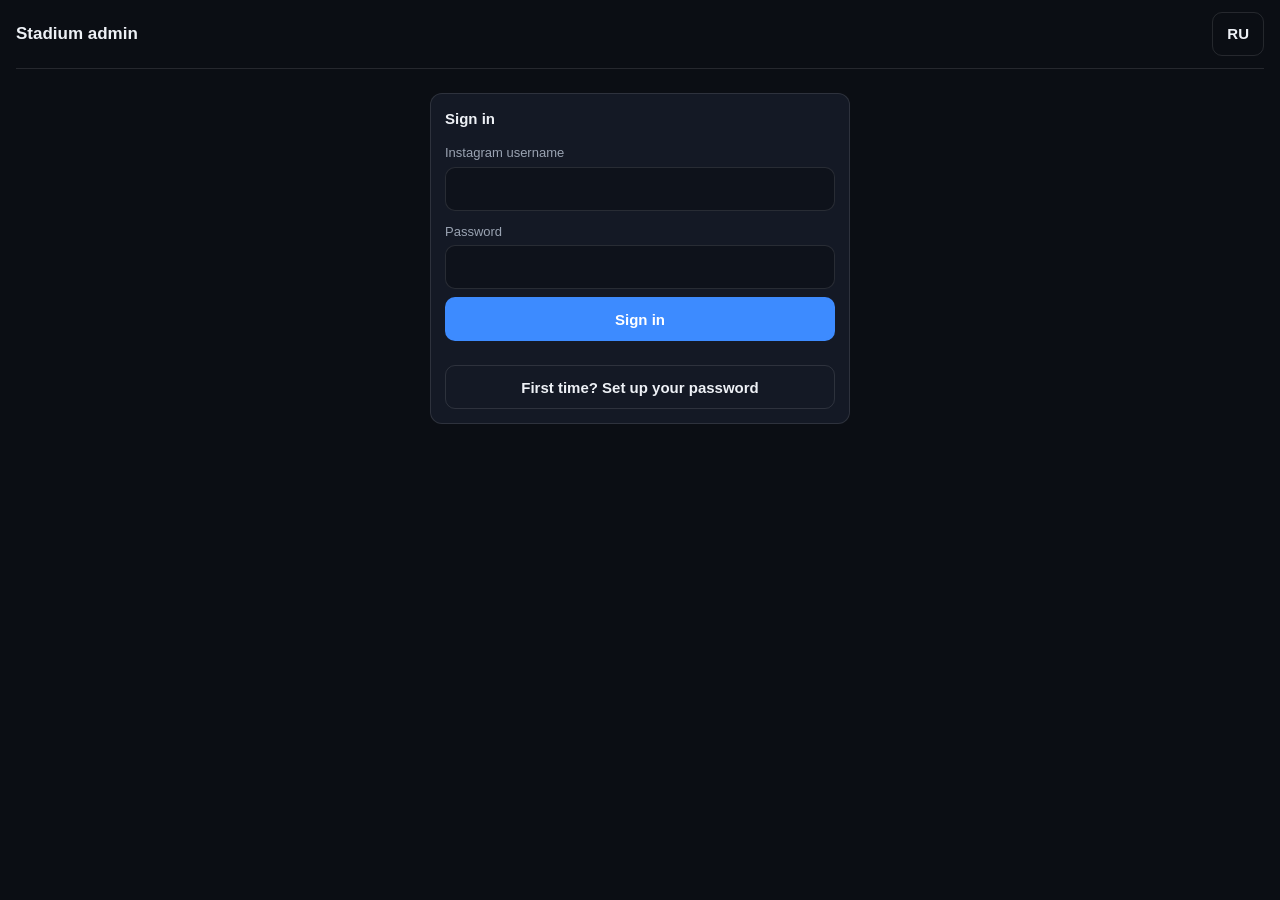
<file: admin.html>
<!doctype html>
<html lang="en">
<head>
<meta charset="utf-8">
<link rel="icon" href="data:,">
<meta name="viewport" content="width=device-width, initial-scale=1, viewport-fit=cover">
<meta name="robots" content="noindex, nofollow">
<meta name="referrer" content="no-referrer">
<meta name="color-scheme" content="dark">
<title>Stadium admin</title>
<!-- Admin web page (docs/admin-commands.md «Admin web page»). Not linked from anywhere. Every button = one admin command; the logic is admin.js -->
<style>
  :root{--bg:#0b0e14;--card:#141925;--line:#ffffff1c;--ink:#eef1f6;--mute:#9aa3b2;--acc:#3d8bff;--bad:#ff6b6b;--ok:#4cd28a;--r:12px}
  *{box-sizing:border-box}
  html,body{margin:0;background:var(--bg);color:var(--ink);font:15px/1.45 -apple-system,BlinkMacSystemFont,"Segoe UI",Roboto,Arial,sans-serif}
  body{padding:0 16px calc(32px + env(safe-area-inset-bottom))}
  header{position:sticky;top:0;z-index:5;display:flex;align-items:center;gap:8px;padding:12px 0;background:var(--bg);border-bottom:1px solid var(--line)}
  header h1{flex:1;margin:0;font-size:17px}
  main{max-width:760px;margin:0 auto}
  .grid{display:grid;gap:12px;margin-top:12px}
  .grid>*{min-width:0}
  @media (min-width:900px){main{max-width:1100px}.grid{grid-template-columns:1fr 1fr}.wide{grid-column:1/-1}}
  section{background:var(--card);border:1px solid var(--line);border-radius:var(--r);padding:14px}
  h2{margin:0 0 10px;font-size:15px}
  form,.row{display:flex;flex-wrap:wrap;gap:8px;margin:0 0 8px}
  input,select,textarea,button{font:inherit;color:inherit;border-radius:10px;border:1px solid var(--line);background:#0e121b;min-height:44px;padding:8px 10px}
  input,select{flex:1 1 140px;min-width:0}
  textarea{width:100%;resize:vertical}
  button{background:var(--acc);border-color:transparent;color:#fff;font-weight:600;padding:8px 14px;cursor:pointer}
  button.ghost{background:transparent;border-color:var(--line);color:var(--ink)}
  button.danger{background:#b3261e}
  button:disabled{opacity:.5}
  label{font-size:13px;color:var(--mute);display:block;margin:0 0 4px}
  .out{font-size:14px;margin:4px 0 0;white-space:pre-wrap;word-break:break-word}
  .out.err{color:var(--bad)} .out.ok{color:var(--ok)}
  .mute{color:var(--mute);font-size:13px}
  .tbl{max-height:420px;overflow:auto;border:1px solid var(--line);border-radius:10px}
  table{width:100%;border-collapse:collapse;font-size:14px}
  th,td{padding:8px;text-align:left;border-bottom:1px solid var(--line);white-space:nowrap}
  th{position:sticky;top:0;background:var(--card)}
  #signin,#choose{max-width:420px;margin:24px auto}
  #signin input,#choose input{flex:1 1 100%}
  #signin button,#choose button{flex:1 1 100%}
  #signin label,#choose label{flex:1 1 100%;margin:4px 0 -4px}
  #first{width:100%;margin-top:16px}
  #setupbox{margin-top:12px}
  .code{font:600 22px/1.2 ui-monospace,Menlo,monospace;letter-spacing:2px;margin:6px 0}
  dialog{background:var(--card);color:var(--ink);border:1px solid var(--line);border-radius:var(--r);width:min(92vw,420px)}
  dialog::backdrop{background:#000a}
  .tabs{display:flex;gap:8px;margin-top:12px}
  .tabs button[aria-selected="true"]{background:var(--acc);color:#fff}
  .tabs button[aria-selected="false"]{background:transparent;border-color:var(--line);color:var(--ink)}
  #shot{display:block}
  .chk{display:flex;flex-wrap:wrap;gap:6px 14px;margin:0 0 8px}
  .chk label{display:flex;align-items:center;gap:6px;margin:0;color:var(--ink);font-size:14px;min-height:32px}
  .chk input{flex:none;min-height:0;width:18px;height:18px}
  .fld{flex:1 1 140px;min-width:0}
  .fld>select,.fld>input{width:100%}
  #shoturl{font-family:ui-monospace,Menlo,monospace;font-size:12px;background:#0e121b;border:1px solid var(--line);border-radius:10px;padding:8px}
  #stars td:first-child{width:32px}
  #cprev{width:128px;height:128px;border-radius:10px;border:1px solid var(--line);background:repeating-conic-gradient(#222 0 25%,#333 0 50%) 0 0/16px 16px;object-fit:contain}
  [hidden]{display:none!important}
  /* fan votes (admin-fan.js) */
  .dq,.bn{border-top:1px solid var(--line);padding:10px 0}
  .dq p,.bn p{margin:0 0 6px}
  .dq-q,.bn-t{font-weight:600;font-size:16px;word-break:break-word}
  .dq-o{position:relative;display:flex;justify-content:space-between;gap:8px;padding:8px 10px;margin:0 0 6px;border:1px solid var(--line);border-radius:10px;overflow:hidden;font-size:14px}
  .dq-o i{position:absolute;inset:0 auto 0 0;background:#3d8bff33}
  .dq-o span,.dq-o b{position:relative;min-width:0;overflow-wrap:anywhere}
  .dq-o b{white-space:nowrap;font-weight:500;color:var(--mute)}
  .dq-o.win{border-color:var(--ok)}
  .bn[data-st=approved] .bn-t{color:var(--ok)}
  .bn[data-st=rejected] .bn-t,.bn[data-st=down] .bn-t{color:var(--mute);text-decoration:line-through}
</style>
</head>
<body>
<header><h1 data-i="title">Stadium admin</h1><button class="ghost" id="lang" type="button" aria-label="Language">RU</button><button class="ghost" id="out" type="button" data-i="signout" hidden>Sign out</button></header>
<main>
  <section id="signin" hidden>
    <h2 data-i="signin">Sign in</h2>
    <form data-f="login">
      <label for="u" data-i="user">Instagram username</label><input id="u" name="user" autocomplete="username" autocapitalize="none" spellcheck="false" required>
      <label for="p" data-i="pass">Password</label><input id="p" name="password" type="password" autocomplete="current-password" required minlength="12">
      <button data-i="signin">Sign in</button>
    </form>
    <p class="out" data-o="login"></p>
    <button type="button" class="ghost" id="first" data-i="first" aria-expanded="false" aria-controls="setupbox">First time? Set up your password</button>
    <div id="setupbox" hidden>
      <p class="mute" data-i="setuphint">Enter your username and the setup code an admin sent you.</p>
      <form data-f="setup">
        <label for="su" data-i="user">Instagram username</label><input id="su" name="user" autocomplete="username" autocapitalize="none" spellcheck="false" required>
        <label for="sc" data-i="code">Setup code</label><input id="sc" name="code" placeholder="K7M2-9QXP" autocomplete="one-time-code" autocapitalize="characters" spellcheck="false" required maxlength="12">
        <button data-i="continue">Continue</button>
      </form>
      <p class="out" data-o="setup"></p>
    </div>
  </section>
  <!-- after a right setup code: the password has to be chosen before anything else (no way round it: there is no session until it is saved) -->
  <section id="choose" hidden>
    <h2 data-i="choose">Choose your password</h2>
    <p class="mute" data-o="choosewho"></p>
    <form data-f="choose">
      <input name="username" autocomplete="username" hidden>
      <label for="n1" data-i="newpw">New password (12+ characters)</label><input id="n1" name="new" type="password" autocomplete="new-password" minlength="12" required>
      <label for="n2" data-i="againpw">New password again</label><input id="n2" name="again" type="password" autocomplete="new-password" minlength="12" required>
      <button data-i="savepw">Save and sign in</button>
    </form>
    <p class="out" data-o="choose"></p>
  </section>

  <div class="tabs" id="tabs" role="tablist" hidden><button type="button" role="tab" data-tab="dash" aria-selected="true" data-i="tab.admin">Admin</button><button type="button" role="tab" data-tab="studio" aria-selected="false" data-i="tab.studio">Video studio</button><button type="button" role="tab" data-tab="look" aria-selected="false">Stadium look</button></div>
  <div id="dash" hidden>
    <div class="grid">
      <section class="wide" id="me">
        <h2 data-i="me">Me</h2>
        <p class="out" data-o="whoami"></p>
        <form data-f="password" autocomplete="on">
          <input name="username" autocomplete="username" hidden>
          <input name="old" type="password" autocomplete="current-password" required data-ph="oldpw" placeholder="Current password">
          <input name="new" type="password" autocomplete="new-password" minlength="12" required data-ph="newpw" placeholder="New password (12+ characters)">
          <input name="again" type="password" autocomplete="new-password" minlength="12" required data-ph="againpw" placeholder="New password again">
          <button data-i="changepw">Change password</button>
        </form>
        <p class="out" data-o="password"></p>
      </section>

      <section>
        <h2 data-i="addfan">Add a fan</h2>
        <form data-f="add"><input name="username" placeholder="@username" autocomplete="off" autocapitalize="none" required><select name="club" data-clubs></select><button data-i="add">Add</button></form>
        <div data-o="add"></div>
      </section>

      <section>
        <h2 data-i="derby">New derby</h2>
        <form data-f="battle"><select name="home" data-clubs></select><select name="away" data-clubs="1"></select>
          <input name="media" data-ph="media" placeholder="Reel media id (optional)" autocomplete="off"><input name="ends" type="datetime-local" required aria-label="Kick-off"><button data-i="create">Create</button></form>
        <p class="out" data-o="battle"></p>
      </section>

      <section class="wide">
        <h2><span data-i="fans">Fans</span> <span class="mute" data-o="count"></span></h2>
        <div class="row"><input type="search" id="q" data-ph="search" placeholder="Search @username or club" autocomplete="off"><button class="ghost" type="button" id="reload" data-i="reload">Reload</button></div>
        <div class="tbl"><table><thead><tr><th>#</th><th data-i="th.user">User</th><th data-i="th.club">Club</th><th data-i="th.seat">Seat</th><th data-i="th.level">Level</th><th data-i="th.photo">Photo</th></tr></thead><tbody id="fans"></tbody></table></div>
      </section>

      <section id="sec-remove">
        <h2 data-i="remove">Remove a fan</h2>
        <form data-f="remove"><input name="username" placeholder="@username" autocomplete="off" autocapitalize="none" required><button class="danger" data-i="remove.btn">Remove…</button></form>
        <p class="out" data-o="remove"></p>
      </section>

      <section>
        <h2 data-i="seat">Move seat</h2>
        <form data-f="seat"><input name="username" placeholder="@username" autocomplete="off" autocapitalize="none" required><input name="seat" type="number" min="0" max="199999" inputmode="numeric" data-ph="seatno" placeholder="Seat" required>
          <select name="level" aria-label="Level"></select><button data-i="move">Move</button></form>
        <p class="out" data-o="seat"></p>
      </section>

      <section id="sec-takedown">
        <h2 data-i="takedown">Take down a photo</h2>
        <form data-f="takedown"><input name="username" placeholder="@username" autocomplete="off" autocapitalize="none" required><button class="danger" data-i="takedown.btn">Take down</button></form>
        <p class="out" data-o="takedown"></p>
      </section>

      <section class="wide" id="sec-voice">
        <h2><span data-i="vreports">Voice reports</span> <button class="ghost" type="button" id="vreload" data-i="vreload">Reload</button></h2>
        <p class="out" data-o="voice"></p>
        <div class="tbl"><table><tbody id="vreports"></tbody></table></div>
      </section>

      <section>
        <h2 data-i="skip">Roles: top-10 check</h2>
        <form data-f="skip"><input name="username" placeholder="@username" autocomplete="off" autocapitalize="none" required><button name="skip" value="1" data-i="skip.btn">No role this month</button><button class="ghost" name="skip" value="0" data-i="unskip.btn">Undo</button></form>
        <p class="out" data-o="skip"></p>
      </section>

      <section>
        <h2 data-i="admins">Admins</h2>
        <form data-f="grant"><input name="username" placeholder="@username" autocomplete="off" autocapitalize="none" required><select name="club" data-clubs aria-label="Club"></select><button data-i="grant">Add admin</button></form>
        <p class="mute" data-i="granthint">Club counts only for a new fan. Code lost before he set his password: add him again for a new one. A lost password: Damir runs set-password @user.</p>
        <p class="out" data-o="admins"></p>
        <div data-o="code"></div>
        <div class="tbl"><table><tbody id="admins"></tbody></table></div>
      </section>

      <section>
        <h2 data-i="club">Club: «Мой состав»</h2>
        <div class="row"><select id="club" data-clubs aria-label="Club"></select></div>
        <p class="out" data-o="clubnow"></p>
        <form data-f="formation"><input name="formation" placeholder="4-3-3" pattern="\d(-\d){2,3}" required autocomplete="off"><button data-i="setform">Set formation</button></form>
        <form data-f="lock"><input name="lock" type="datetime-local" required aria-label="Lock"><button data-i="setlock">Set lock</button><button class="ghost" type="button" id="nolock" data-i="nolock">None</button></form>
        <p class="out" data-o="club"></p>
      </section>

      <section class="wide" id="sec-cup">
        <h2><span id="h-cup">Cup</span> <button class="ghost" type="button" id="cupreload">Reload</button></h2>
        <p id="cupnow"></p>
        <form data-f="cupstart"><label class="mute" id="cupfirst" for="cupfirst-i"></label><div class="row"><input id="cupfirst-i" name="first" type="datetime-local"><button id="cupgo">Start a cup</button><button class="danger" type="button" id="cupstop">Cancel the cup</button></div></form>
        <p class="out" data-o="cup"></p>
        <div class="tbl" style="max-height:320px"><table id="cupsched"></table></div>
      </section>

      <section class="wide">
        <h2 data-i="roles">Roles in this club</h2>
        <div class="row"><select id="rclub" data-clubs aria-label="Club"></select><button class="ghost" type="button" id="rload" data-i="reload">Reload</button></div>
        <div class="tbl"><table><tbody id="roles"></tbody></table></div>
      </section>

      <!-- fan votes (admin-fan.js): daily A/B/C vote + banner queue -->
      <section class="wide" id="daily">
        <h2 id="h-daily">Daily vote: what do we build tomorrow?</h2>
        <form data-f="daily"><input name="q" maxlength="140" required autocomplete="off" style="flex-basis:100%"><input name="a" maxlength="60" required autocomplete="off"><input name="b" maxlength="60" required autocomplete="off"><input name="c" maxlength="60" required autocomplete="off">
          <input name="day" type="date"><button>Save question</button><button class="ghost" type="button" id="dreload">Reload</button></form>
        <p class="out" data-o="daily"></p>
        <div id="dq"></div>
      </section>
      <section class="wide" id="banners">
        <h2 id="h-banners">Banner queue</h2>
        <div class="row"><select id="bst" aria-label="Status"></select><button class="ghost" type="button" id="breload">Reload</button><button class="ghost" type="button" id="blikes">Refresh likes</button></div>
        <p class="out" data-o="banners"></p>
        <div id="bq"></div>
      </section>
    </div>
  </div>
  <!-- Video studio (docs/admin-commands.md §7): builds stadium links for a video; crest preview (this browser) / publish (everyone) -->
  <div id="studio" hidden>
    <div class="grid">
      <section class="wide">
        <h2 data-i="st.shot">Shot builder</h2>
        <form id="shot" onsubmit="return false">
          <div class="row">
            <div class="fld"><label for="s-set" data-i="st.set">Club set</label><select id="s-set" name="set"></select></div>
            <div class="fld"><label for="s-club" data-i="st.club">Club</label><select id="s-club" name="club" data-clubs></select></div>
            <div class="fld"><label for="s-shot" data-i="st.kind">Shot</label><select id="s-shot" name="shot"></select></div>
          </div>
          <div class="row">
            <div class="fld"><label for="s-mosaic" data-i="st.mosaic">Mosaic image (crowd mosaic only)</label><input id="s-mosaic" name="mosaic" autocomplete="off" spellcheck="false" data-ph="st.mosaicph" placeholder="empty = the club's crest; or a name / star slug / https URL"></div>
            <div class="fld"><label for="s-t" data-i="st.t">One frame at (seconds, reel shots)</label><input id="s-t" name="t" type="number" min="0" step="0.1" inputmode="decimal" placeholder="—"></div>
          </div>
          <div class="row">
            <div class="fld"><label for="s-lang" data-i="st.lang">Language</label><select id="s-lang" name="lang"><option value="en">English</option><option value="ru">Русский</option><option value="es">Español</option><option value="pt">Português</option><option value="zh">中文</option></select></div>
            <div class="fld"><label for="s-frame" data-i="st.frame">Frame</label><select id="s-frame" name="frame"><option value="9x16">9:16</option><option value="16x9">16:9</option><option value="1x1">1:1</option><option value="tab" data-i="st.tab">New tab</option></select></div>
            <div class="fld"><label for="s-crowd" data-i="st.crowd">Crowd</label><select id="s-crowd" name="crowd"><option value="" data-i="st.default">Default</option><option value="calm" data-i="st.calm">Calm</option><option value="lively" data-i="st.lively">Lively</option></select></div>
          </div>
          <div class="chk">
            <label><input type="checkbox" name="players" checked><span data-i="st.players">Footballers</span></label>
            <label><input type="checkbox" name="celebs" checked><span data-i="st.celebs">Celebrities</span></label>
            <label><input type="checkbox" name="legends" checked><span data-i="st.legends">Legends</span></label>
            <label><input type="checkbox" name="boards" checked><span data-i="st.boards">Ad boards</span></label>
            <label><input type="checkbox" name="tifo" checked><span data-i="st.tifo">Tifo</span></label>
            <label><input type="checkbox" name="flares" checked><span data-i="st.flares">Flares + fireworks</span></label>
            <label><input type="checkbox" name="hud" checked><span data-i="st.hud">HUD</span></label>
            <label><input type="checkbox" name="realfans" checked><span data-i="st.realfans">Real fans</span></label>
            <label><input type="checkbox" name="hq"><span data-i="st.hq">HQ (hq=1)</span></label>
            <label><input type="checkbox" name="crestpreview"><span data-i="st.cpv">My preview crests + score</span></label>
          </div>
          <div class="row">
            <div class="fld"><label for="s-demo" data-i="st.demo">Demo fans @demo1… (this preview only)</label><input id="s-demo" name="demofans" type="number" min="0" max="500" inputmode="numeric" placeholder="0"></div>
            <div class="fld"><label for="s-find" data-i="st.find">Fly to fan</label><input id="s-find" name="find" autocomplete="off" autocapitalize="none" spellcheck="false" placeholder="@handle"></div>
          </div>
          <label for="starq"><span data-i="st.hide">Hide stars</span> <span class="mute" id="hidecount"></span></label>
          <div class="row"><input type="search" id="starq" data-ph="st.starq" placeholder="Search a footballer, legend or celebrity" autocomplete="off"><button type="button" class="ghost" id="unhide" data-i="st.unhide">Show all</button></div>
          <div class="tbl" style="max-height:260px"><table><tbody id="stars"></tbody></table></div>
        </form>
        <p class="out" id="shoturl"></p>
        <div class="row"><button type="button" id="open" data-i="st.open">Open shot</button><button type="button" class="ghost" id="copylink" data-i="st.copy">Copy link</button></div>
      </section>

      <section>
        <h2 data-i="st.crest">Change a crest</h2>
        <div class="row"><select id="c-club" data-clubs aria-label="Club"></select></div>
        <div class="row" style="align-items:center"><img id="cprev" alt=""><div style="flex:1 1 160px;min-width:0"><input type="file" id="c-file" accept="image/png,image/jpeg,image/webp" style="width:100%"><p class="mute" data-i="st.fileh">PNG, JPEG or WebP. It is cut to 512 px and saved as PNG (≤ 1 MB).</p></div></div>
        <div class="row">
          <input id="c-c1" placeholder="#rrggbb" pattern="#[0-9a-fA-F]{6}" autocomplete="off" aria-label="Colour 1" data-ph="st.c1">
          <input id="c-c2" placeholder="#rrggbb" pattern="#[0-9a-fA-F]{6}" autocomplete="off" aria-label="Colour 2" data-ph="st.c2">
          <input id="c-name" maxlength="32" autocomplete="off" aria-label="Display name" data-ph="st.cname" placeholder="Display name (optional)">
        </div>
        <div class="row"><button type="button" id="c-prev" data-i="st.preview">Preview (this browser)</button><button type="button" class="ghost" id="c-clear" data-i="st.clear">Clear preview</button></div>
        <div class="row"><button type="button" id="c-pub" data-i="st.publish">Publish for everyone</button><button type="button" class="danger" id="c-revert" data-i="st.revert">Revert to default</button></div>
        <p class="out" id="c-out"></p>
        <div class="tbl"><table><tbody id="ovr"></tbody></table></div>
      </section>

      <section>
        <h2 data-i="st.fans">Fans in a video</h2>
        <p class="mute" data-i="st.fansh">A star out of the shot: «Hide stars» above. A real fan: remove him or take his photo down on the Admin tab.</p>
        <div class="row"><button type="button" class="ghost" data-goto="sec-remove" data-i="remove">Remove a fan</button><button type="button" class="ghost" data-goto="sec-takedown" data-i="takedown">Take down a photo</button></div>
      </section>
    </div>
  </div>
  <!-- Stadium look (look.html): live preview + one-click switches. admin.js tab() sets aria-selected on every #tabs button; CSS shows this panel
       for 'look', and the iframe loads only on first open (a WebGL page must not boot behind the Admin tab) -->
  <div id="look"><style>#look{display:none;margin-top:12px}#tabs:not([hidden]):has([data-tab="look"][aria-selected="true"])~#look{display:block}#look iframe{width:100%;height:85vh;border:1px solid var(--line);border-radius:10px}</style>
    <iframe id="look-f" title="Stadium look"></iframe>
    <script>{ const b = document.querySelector('#tabs [data-tab="look"]'), f = document.getElementById('look-f'), go = () => { if (b.getAttribute('aria-selected') === 'true' && !f.src) f.src = 'look.html'; };
      new MutationObserver(go).observe(b, { attributes: true, attributeFilter: ['aria-selected'] }); go(); }</script>
  </div>
</main>

<dialog id="confirm">
  <form method="dialog">
    <p data-o="ctext"></p>
    <input name="typed" autocomplete="off" autocapitalize="none" spellcheck="false" style="width:100%">
    <div class="row" style="margin-top:10px"><button class="ghost" value="no" data-i="cancel">Cancel</button><button class="danger" value="yes" id="cyes" disabled data-i="remove.btn">Remove</button></div>
  </form>
</dialog>
<script type="module" src="js/admin.js?v=40b"></script>
<script type="module" src="js/admin-fan.js?v=40b"></script>
<script type="module" src="js/admin-cup.js?v=40b"></script>
</body>
</html>
</file>
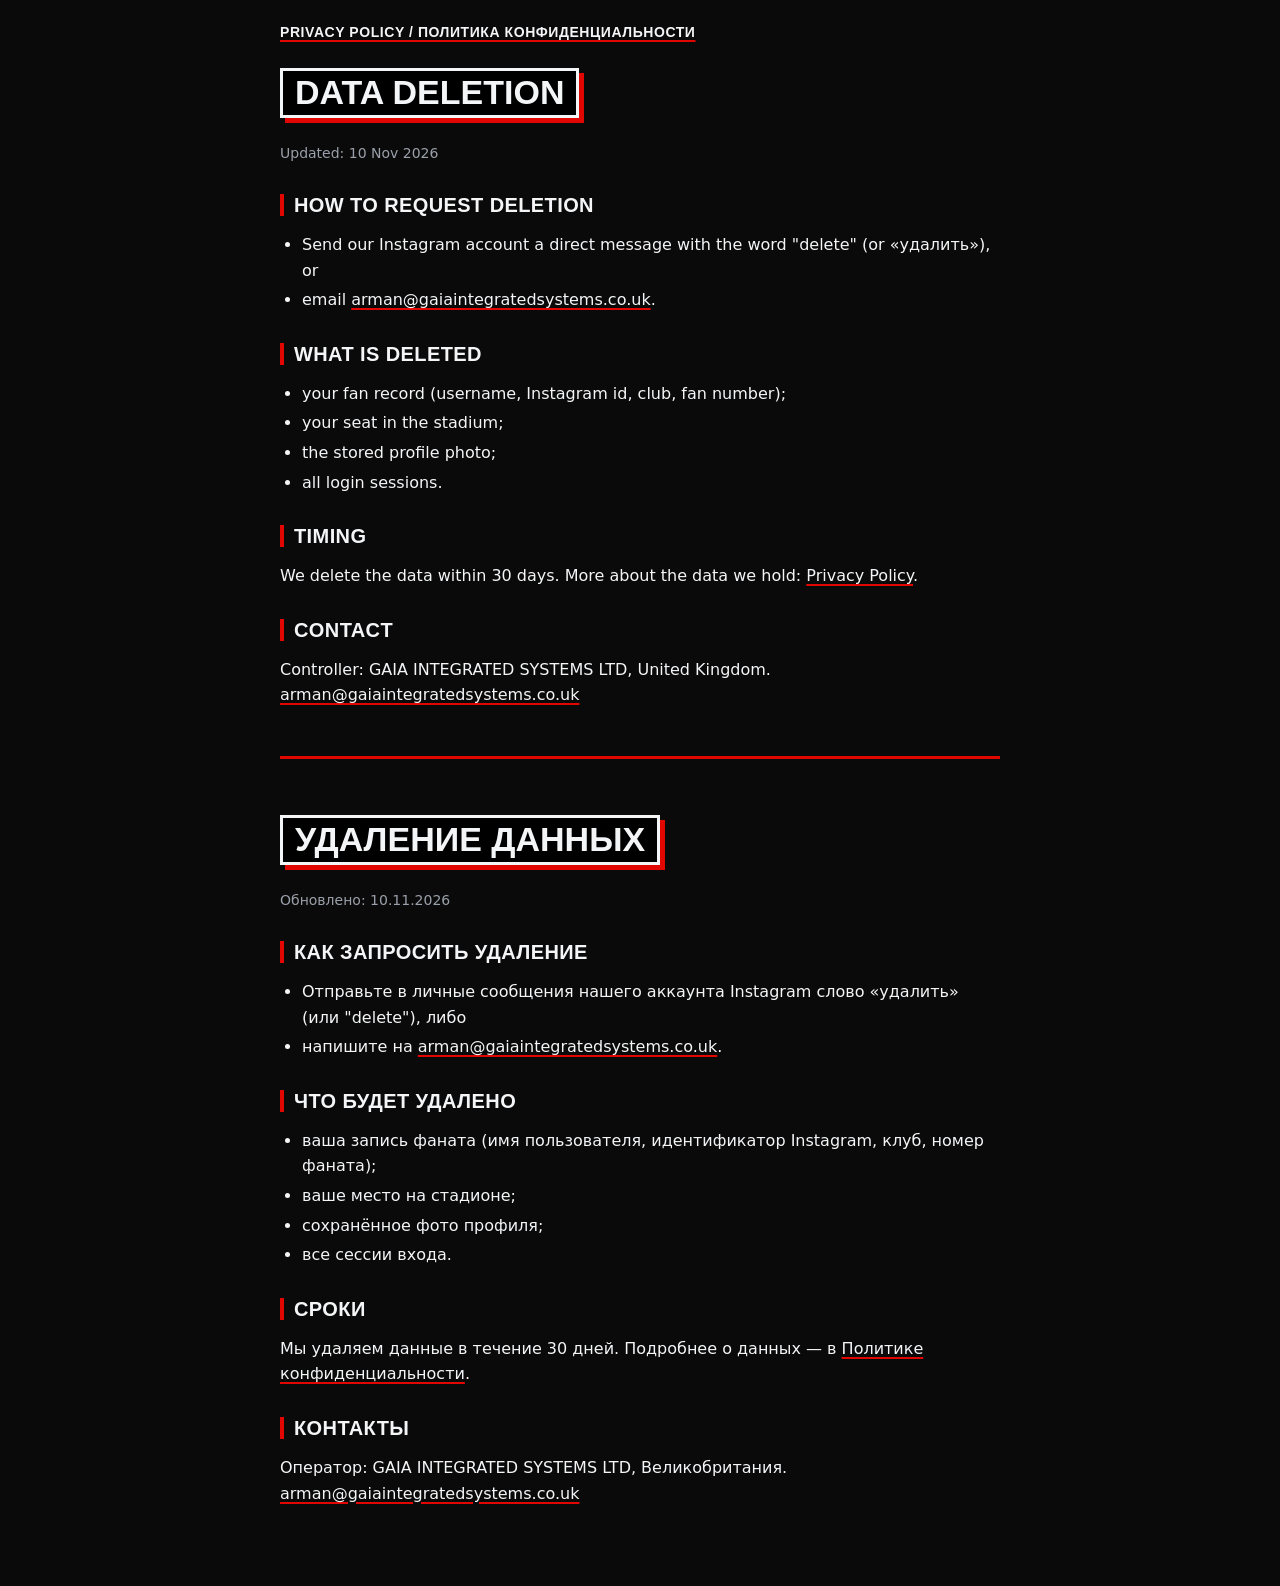
<file: data-deletion.html>
<!doctype html>
<html lang="en"><head><meta charset="utf-8">
<link rel="icon" href="data:,"><meta name="viewport" content="width=device-width,initial-scale=1">
<title>Data Deletion / Удаление данных</title>
<style>
:root{--disp:"Oswald","Arial Narrow",sans-serif;--ink:#F4F5F7;--red:#E10600}
body{margin:0;background:#0a0a0a;color:var(--ink);font:16px/1.6 "Inter",system-ui,-apple-system,"Segoe UI",Roboto,Arial,sans-serif}
main{max-width:720px;margin:0 auto;padding:24px 16px 64px}
h1{font:700 34px/1.05 var(--disp);text-transform:uppercase;margin:8px 0 10px;display:inline-block;padding:4px 12px;background:#000;border:3px solid var(--ink);box-shadow:5px 5px 0 var(--red)}
h2{font:700 20px/1.1 var(--disp);text-transform:uppercase;letter-spacing:.02em;margin:30px 0 8px;padding-left:10px;border-left:4px solid var(--red)}
a{color:var(--ink);text-decoration-color:var(--red);text-decoration-thickness:2px;text-underline-offset:3px}a:hover{background:var(--red)}
ul{padding-left:22px}li{margin:4px 0}
hr{border:0;border-top:3px solid var(--red);margin:48px 0}
.nav{margin:0 0 20px;font:700 14px var(--disp);text-transform:uppercase;letter-spacing:.04em}.upd{color:#9aa0aa;font-size:14px}
</style></head><body><main>
<p class="nav"><a href="privacy.html">Privacy Policy / Политика конфиденциальности</a></p>
<section lang="en">
<h1>Data Deletion</h1>
<p class="upd">Updated: 10 Nov 2026</p>
<h2>How to request deletion</h2>
<ul>
<li>Send our Instagram account a direct message with the word "delete" (or «удалить»), or</li>
<li>email <a href="mailto:arman@gaiaintegratedsystems.co.uk">arman@gaiaintegratedsystems.co.uk</a>.</li>
</ul>
<h2>What is deleted</h2>
<ul>
<li>your fan record (username, Instagram id, club, fan number);</li>
<li>your seat in the stadium;</li>
<li>the stored profile photo;</li>
<li>all login sessions.</li>
</ul>
<h2>Timing</h2>
<p>We delete the data within 30 days. More about the data we hold: <a href="privacy.html">Privacy Policy</a>.</p>
<h2>Contact</h2>
<p>Controller: GAIA INTEGRATED SYSTEMS LTD, United Kingdom. <a href="mailto:arman@gaiaintegratedsystems.co.uk">arman@gaiaintegratedsystems.co.uk</a></p>
</section>
<hr>
<section lang="ru">
<h1>Удаление данных</h1>
<p class="upd">Обновлено: 10.11.2026</p>
<h2>Как запросить удаление</h2>
<ul>
<li>Отправьте в личные сообщения нашего аккаунта Instagram слово «удалить» (или "delete"), либо</li>
<li>напишите на <a href="mailto:arman@gaiaintegratedsystems.co.uk">arman@gaiaintegratedsystems.co.uk</a>.</li>
</ul>
<h2>Что будет удалено</h2>
<ul>
<li>ваша запись фаната (имя пользователя, идентификатор Instagram, клуб, номер фаната);</li>
<li>ваше место на стадионе;</li>
<li>сохранённое фото профиля;</li>
<li>все сессии входа.</li>
</ul>
<h2>Сроки</h2>
<p>Мы удаляем данные в течение 30 дней. Подробнее о данных &mdash; в <a href="privacy.html">Политике конфиденциальности</a>.</p>
<h2>Контакты</h2>
<p>Оператор: GAIA INTEGRATED SYSTEMS LTD, Великобритания. <a href="mailto:arman@gaiaintegratedsystems.co.uk">arman@gaiaintegratedsystems.co.uk</a></p>
</section>
</main></body></html>
</file>
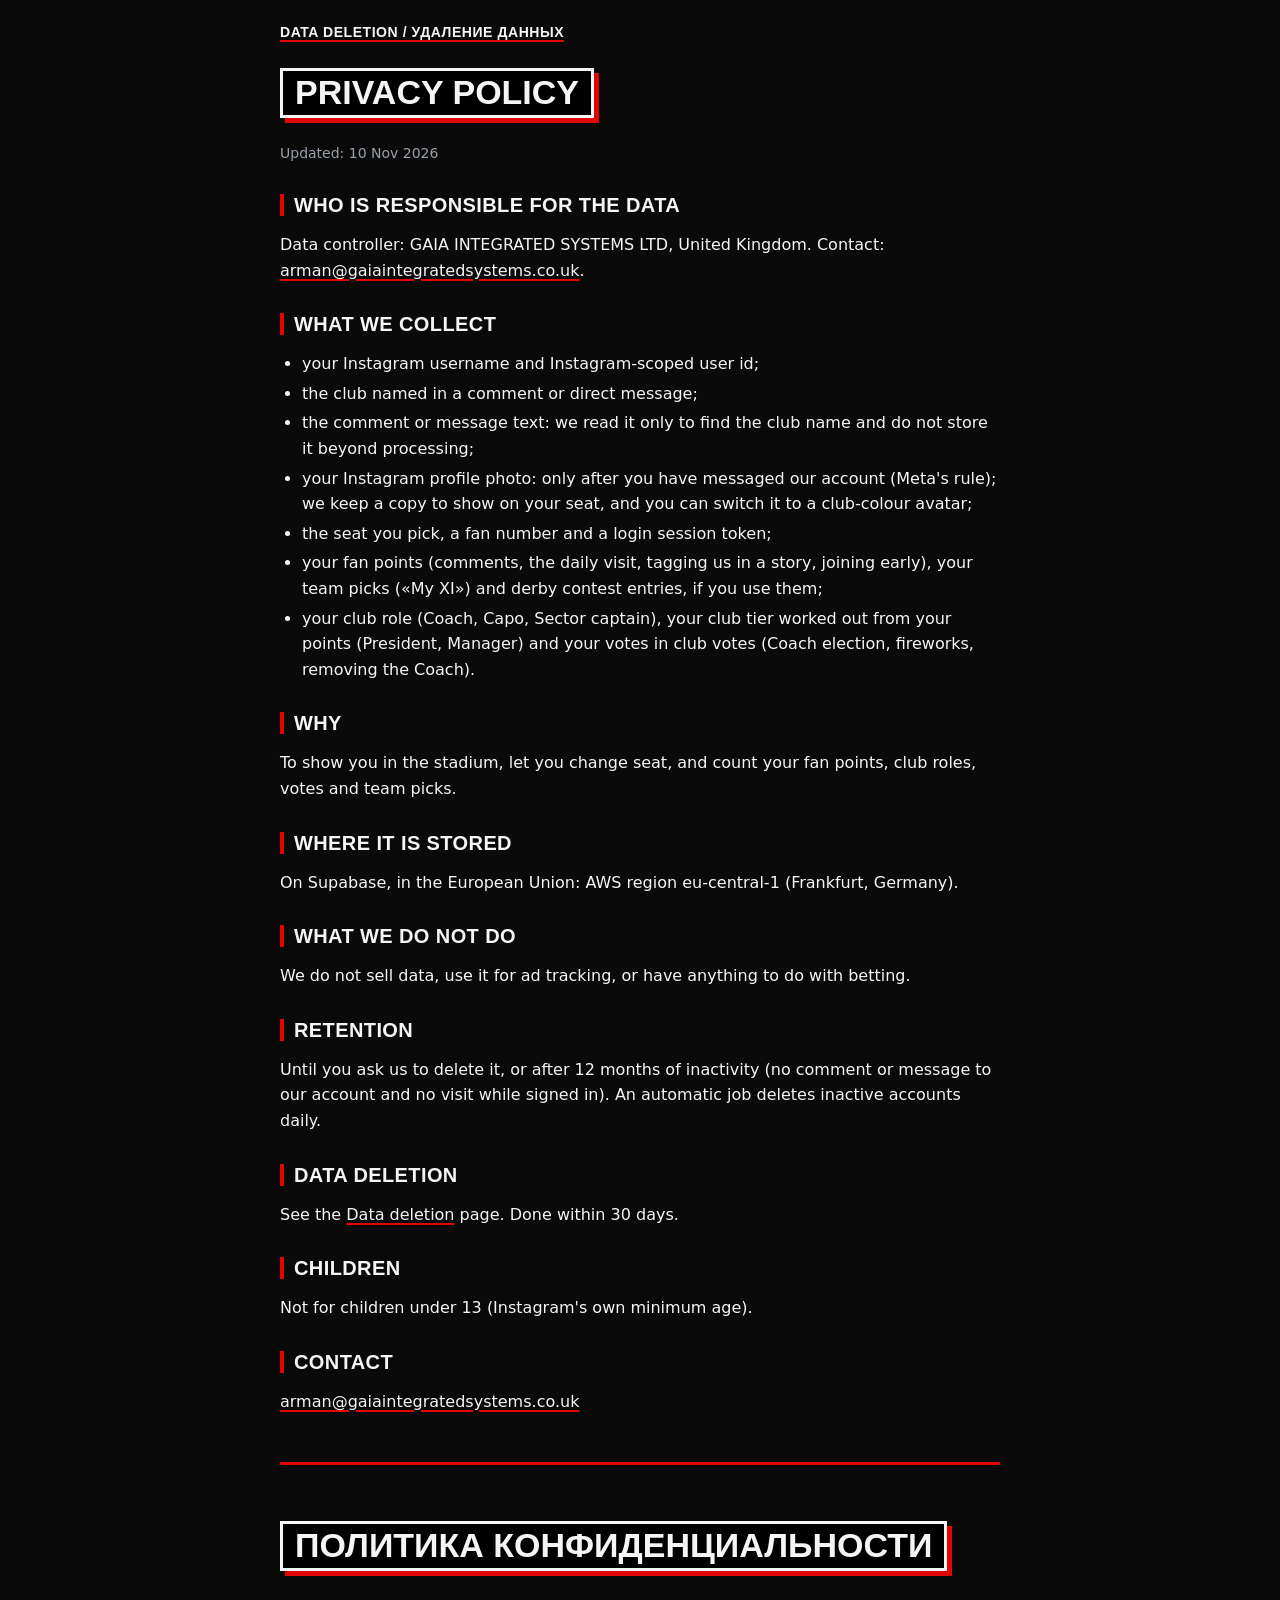
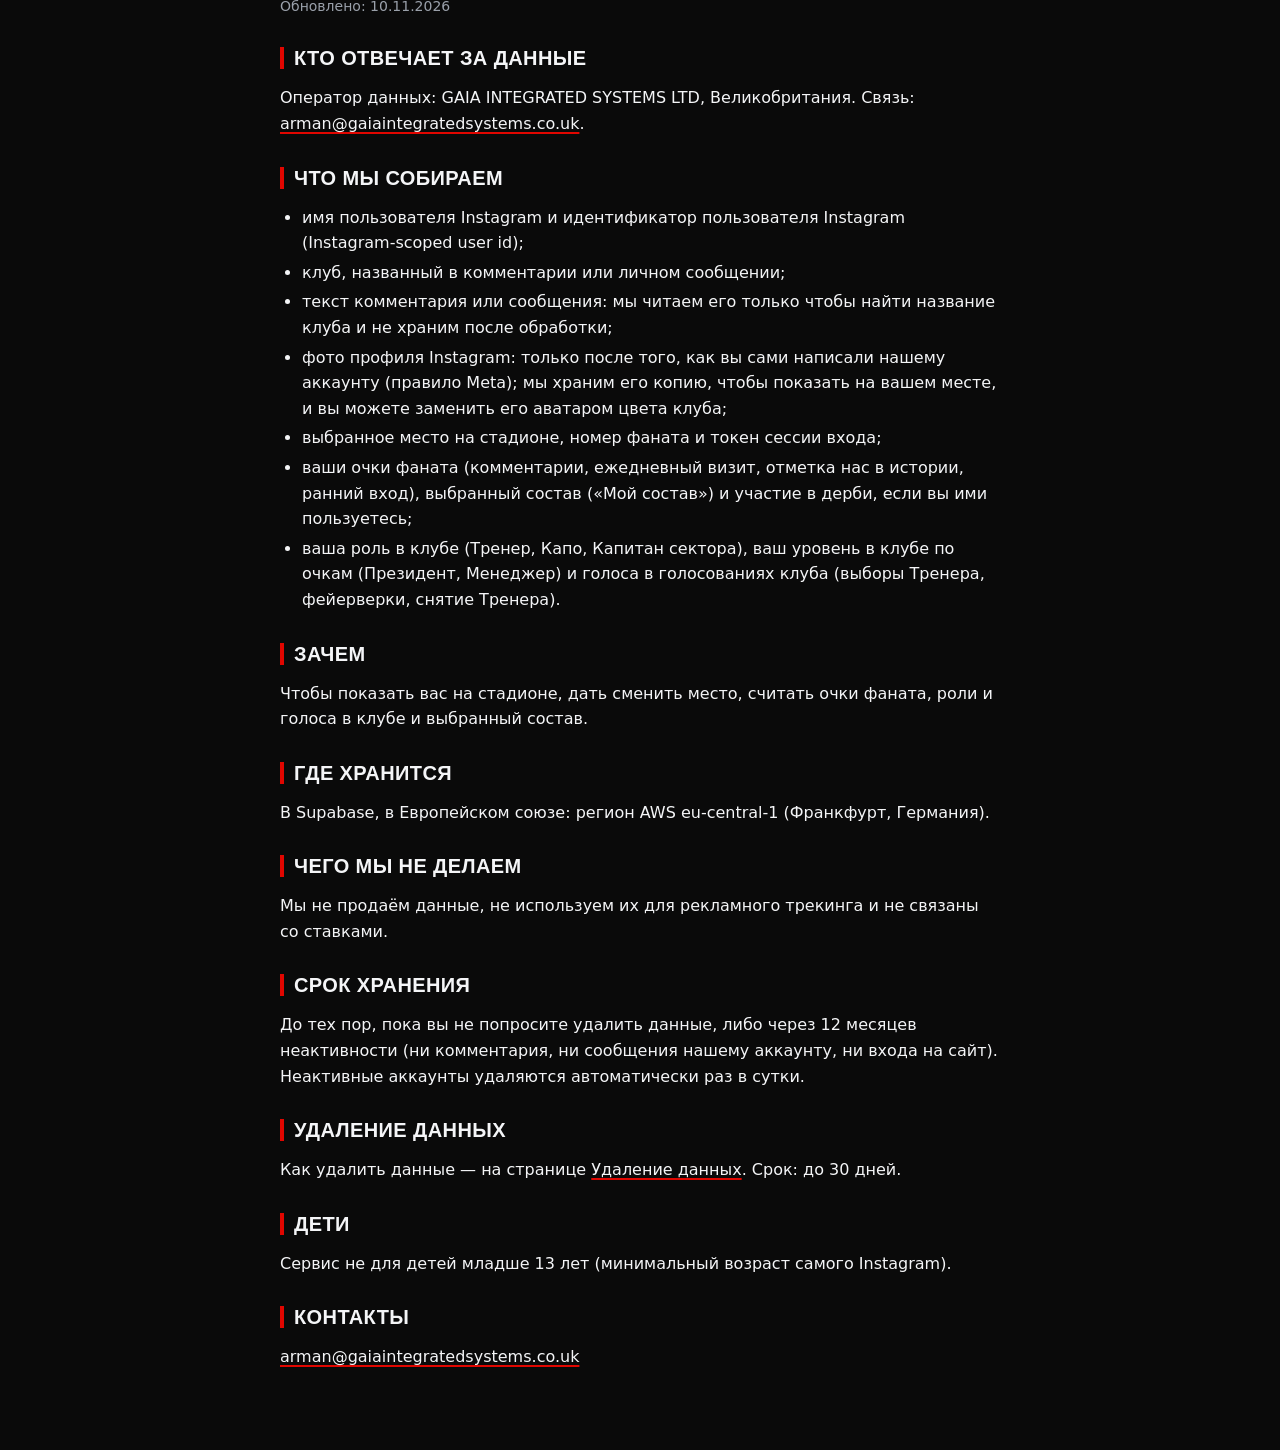
<file: privacy.html>
<!doctype html>
<html lang="en"><head><meta charset="utf-8">
<link rel="icon" href="data:,"><meta name="viewport" content="width=device-width,initial-scale=1">
<title>Privacy Policy / Политика конфиденциальности</title>
<style>
:root{--disp:"Oswald","Arial Narrow",sans-serif;--ink:#F4F5F7;--red:#E10600}
body{margin:0;background:#0a0a0a;color:var(--ink);font:16px/1.6 "Inter",system-ui,-apple-system,"Segoe UI",Roboto,Arial,sans-serif}
main{max-width:720px;margin:0 auto;padding:24px 16px 64px}
h1{font:700 34px/1.05 var(--disp);text-transform:uppercase;margin:8px 0 10px;display:inline-block;padding:4px 12px;background:#000;border:3px solid var(--ink);box-shadow:5px 5px 0 var(--red)}
h2{font:700 20px/1.1 var(--disp);text-transform:uppercase;letter-spacing:.02em;margin:30px 0 8px;padding-left:10px;border-left:4px solid var(--red)}
a{color:var(--ink);text-decoration-color:var(--red);text-decoration-thickness:2px;text-underline-offset:3px}a:hover{background:var(--red)}
ul{padding-left:22px}li{margin:4px 0}
hr{border:0;border-top:3px solid var(--red);margin:48px 0}
.nav{margin:0 0 20px;font:700 14px var(--disp);text-transform:uppercase;letter-spacing:.04em}.upd{color:#9aa0aa;font-size:14px}
</style></head><body><main>
<p class="nav"><a href="data-deletion.html">Data deletion / Удаление данных</a></p>
<section lang="en">
<h1>Privacy Policy</h1>
<p class="upd">Updated: 10 Nov 2026</p>
<h2>Who is responsible for the data</h2>
<p>Data controller: GAIA INTEGRATED SYSTEMS LTD, United Kingdom. Contact: <a href="mailto:arman@gaiaintegratedsystems.co.uk">arman@gaiaintegratedsystems.co.uk</a>.</p>
<h2>What we collect</h2>
<ul>
<li>your Instagram username and Instagram-scoped user id;</li>
<li>the club named in a comment or direct message;</li>
<li>the comment or message text: we read it only to find the club name and do not store it beyond processing;</li>
<li>your Instagram profile photo: only after you have messaged our account (Meta's rule); we keep a copy to show on your seat, and you can switch it to a club-colour avatar;</li>
<li>the seat you pick, a fan number and a login session token;</li>
<li>your fan points (comments, the daily visit, tagging us in a story, joining early), your team picks («My XI») and derby contest entries, if you use them;</li>
<li>your club role (Coach, Capo, Sector captain), your club tier worked out from your points (President, Manager) and your votes in club votes (Coach election, fireworks, removing the Coach).</li>
</ul>
<h2>Why</h2>
<p>To show you in the stadium, let you change seat, and count your fan points, club roles, votes and team picks.</p>
<h2>Where it is stored</h2>
<p>On Supabase, in the European Union: AWS region eu-central-1 (Frankfurt, Germany).</p>
<h2>What we do not do</h2>
<p>We do not sell data, use it for ad tracking, or have anything to do with betting.</p>
<h2>Retention</h2>
<p>Until you ask us to delete it, or after 12 months of inactivity (no comment or message to our account and no visit while signed in). An automatic job deletes inactive accounts daily.</p>
<h2>Data deletion</h2>
<p>See the <a href="data-deletion.html">Data deletion</a> page. Done within 30 days.</p>
<h2>Children</h2>
<p>Not for children under 13 (Instagram's own minimum age).</p>
<h2>Contact</h2>
<p><a href="mailto:arman@gaiaintegratedsystems.co.uk">arman@gaiaintegratedsystems.co.uk</a></p>
</section>
<hr>
<section lang="ru">
<h1>Политика конфиденциальности</h1>
<p class="upd">Обновлено: 10.11.2026</p>
<h2>Кто отвечает за данные</h2>
<p>Оператор данных: GAIA INTEGRATED SYSTEMS LTD, Великобритания. Связь: <a href="mailto:arman@gaiaintegratedsystems.co.uk">arman@gaiaintegratedsystems.co.uk</a>.</p>
<h2>Что мы собираем</h2>
<ul>
<li>имя пользователя Instagram и идентификатор пользователя Instagram (Instagram-scoped user id);</li>
<li>клуб, названный в комментарии или личном сообщении;</li>
<li>текст комментария или сообщения: мы читаем его только чтобы найти название клуба и не храним после обработки;</li>
<li>фото профиля Instagram: только после того, как вы сами написали нашему аккаунту (правило Meta); мы храним его копию, чтобы показать на вашем месте, и вы можете заменить его аватаром цвета клуба;</li>
<li>выбранное место на стадионе, номер фаната и токен сессии входа;</li>
<li>ваши очки фаната (комментарии, ежедневный визит, отметка нас в истории, ранний вход), выбранный состав («Мой состав») и участие в дерби, если вы ими пользуетесь;</li>
<li>ваша роль в клубе (Тренер, Капо, Капитан сектора), ваш уровень в клубе по очкам (Президент, Менеджер) и голоса в голосованиях клуба (выборы Тренера, фейерверки, снятие Тренера).</li>
</ul>
<h2>Зачем</h2>
<p>Чтобы показать вас на стадионе, дать сменить место, считать очки фаната, роли и голоса в клубе и выбранный состав.</p>
<h2>Где хранится</h2>
<p>В Supabase, в Европейском союзе: регион AWS eu-central-1 (Франкфурт, Германия).</p>
<h2>Чего мы не делаем</h2>
<p>Мы не продаём данные, не используем их для рекламного трекинга и не связаны со ставками.</p>
<h2>Срок хранения</h2>
<p>До тех пор, пока вы не попросите удалить данные, либо через 12 месяцев неактивности (ни комментария, ни сообщения нашему аккаунту, ни входа на сайт). Неактивные аккаунты удаляются автоматически раз в сутки.</p>
<h2>Удаление данных</h2>
<p>Как удалить данные &mdash; на странице <a href="data-deletion.html">Удаление данных</a>. Срок: до 30 дней.</p>
<h2>Дети</h2>
<p>Сервис не для детей младше 13 лет (минимальный возраст самого Instagram).</p>
<h2>Контакты</h2>
<p><a href="mailto:arman@gaiaintegratedsystems.co.uk">arman@gaiaintegratedsystems.co.uk</a></p>
</section>
</main></body></html>
</file>
